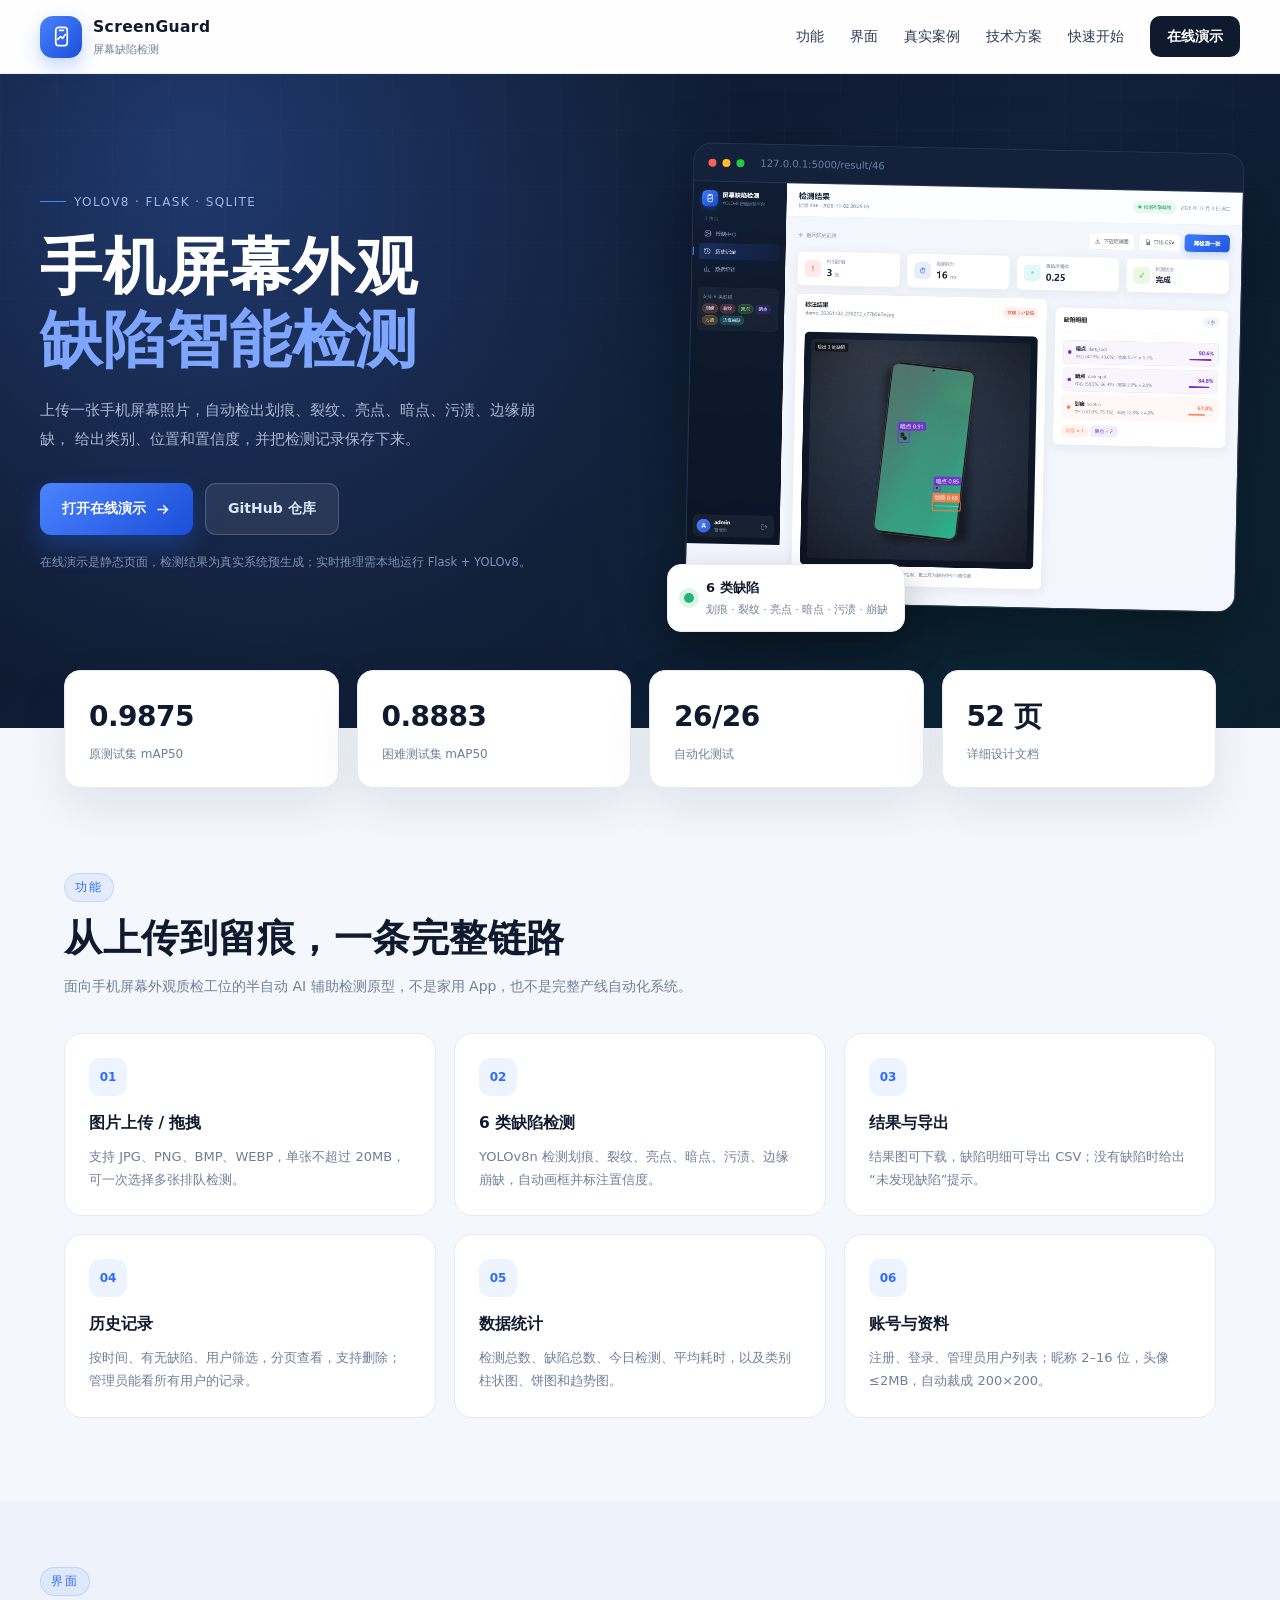
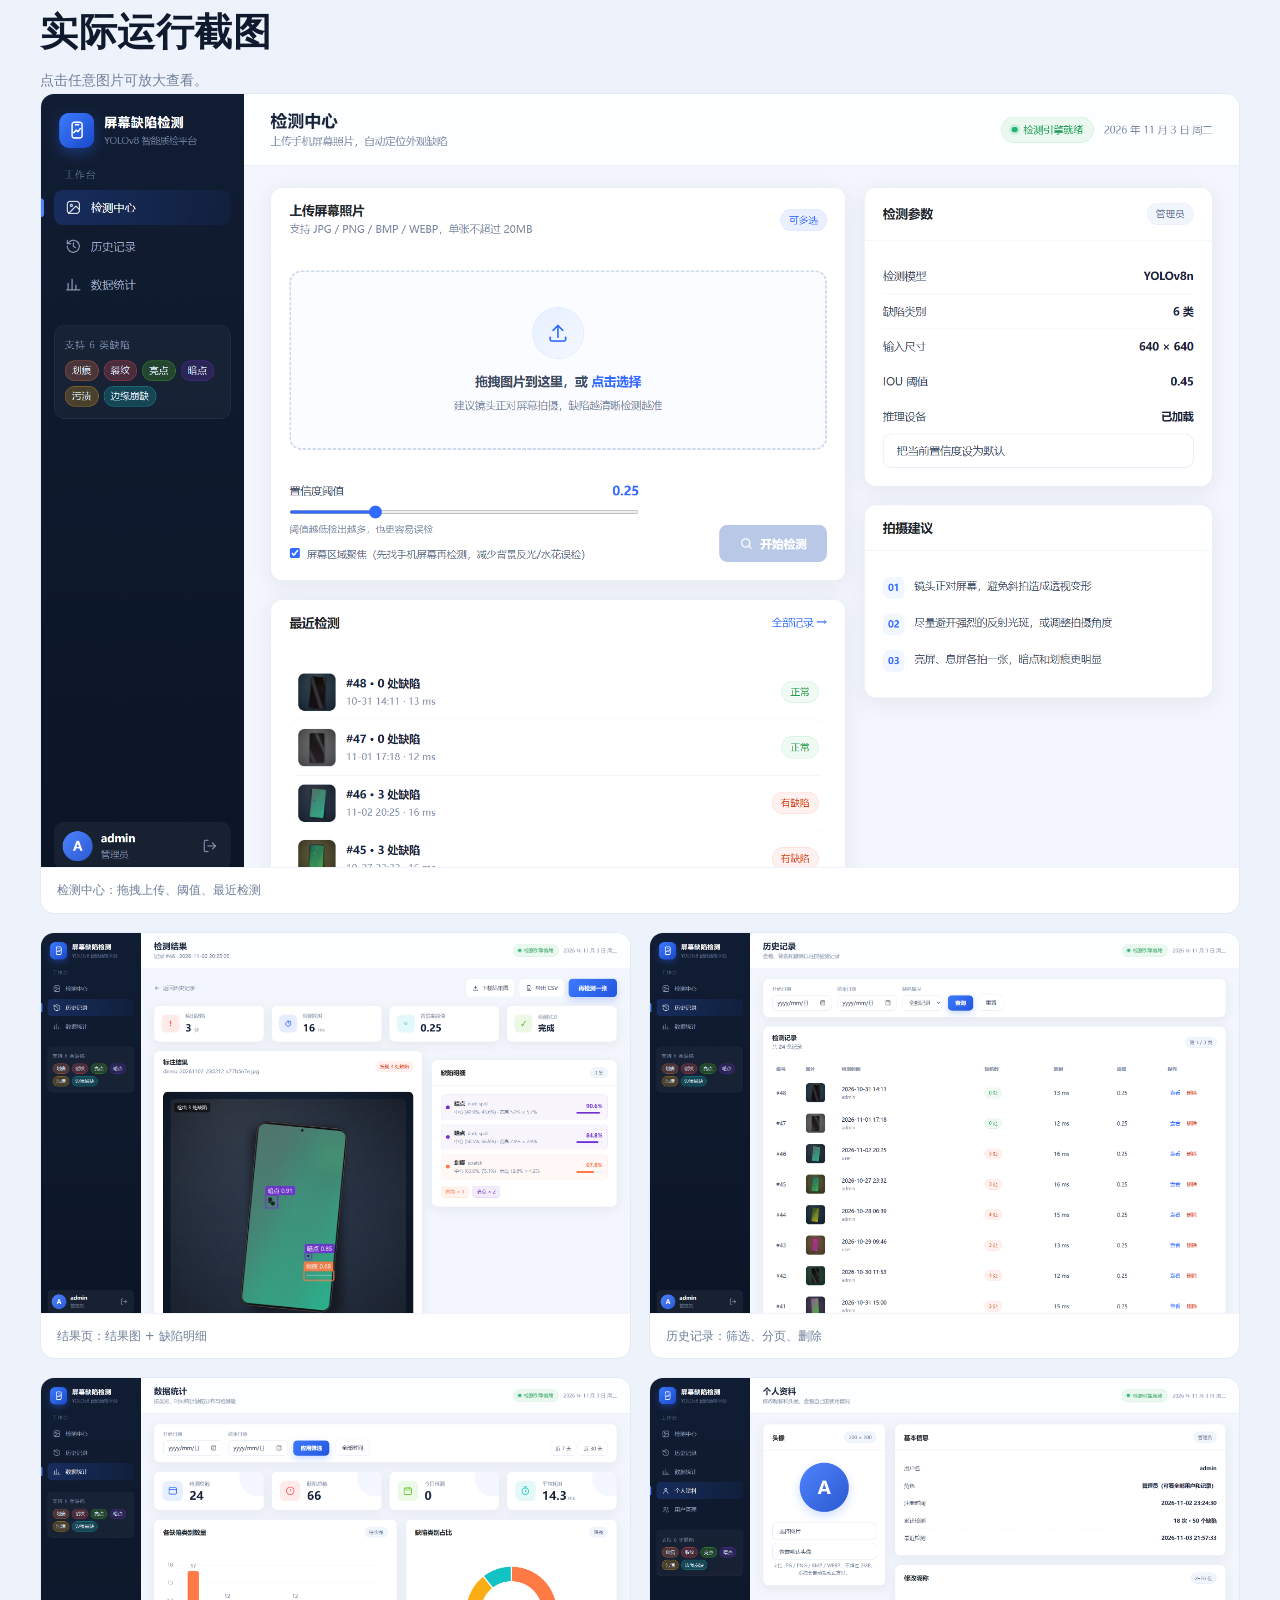
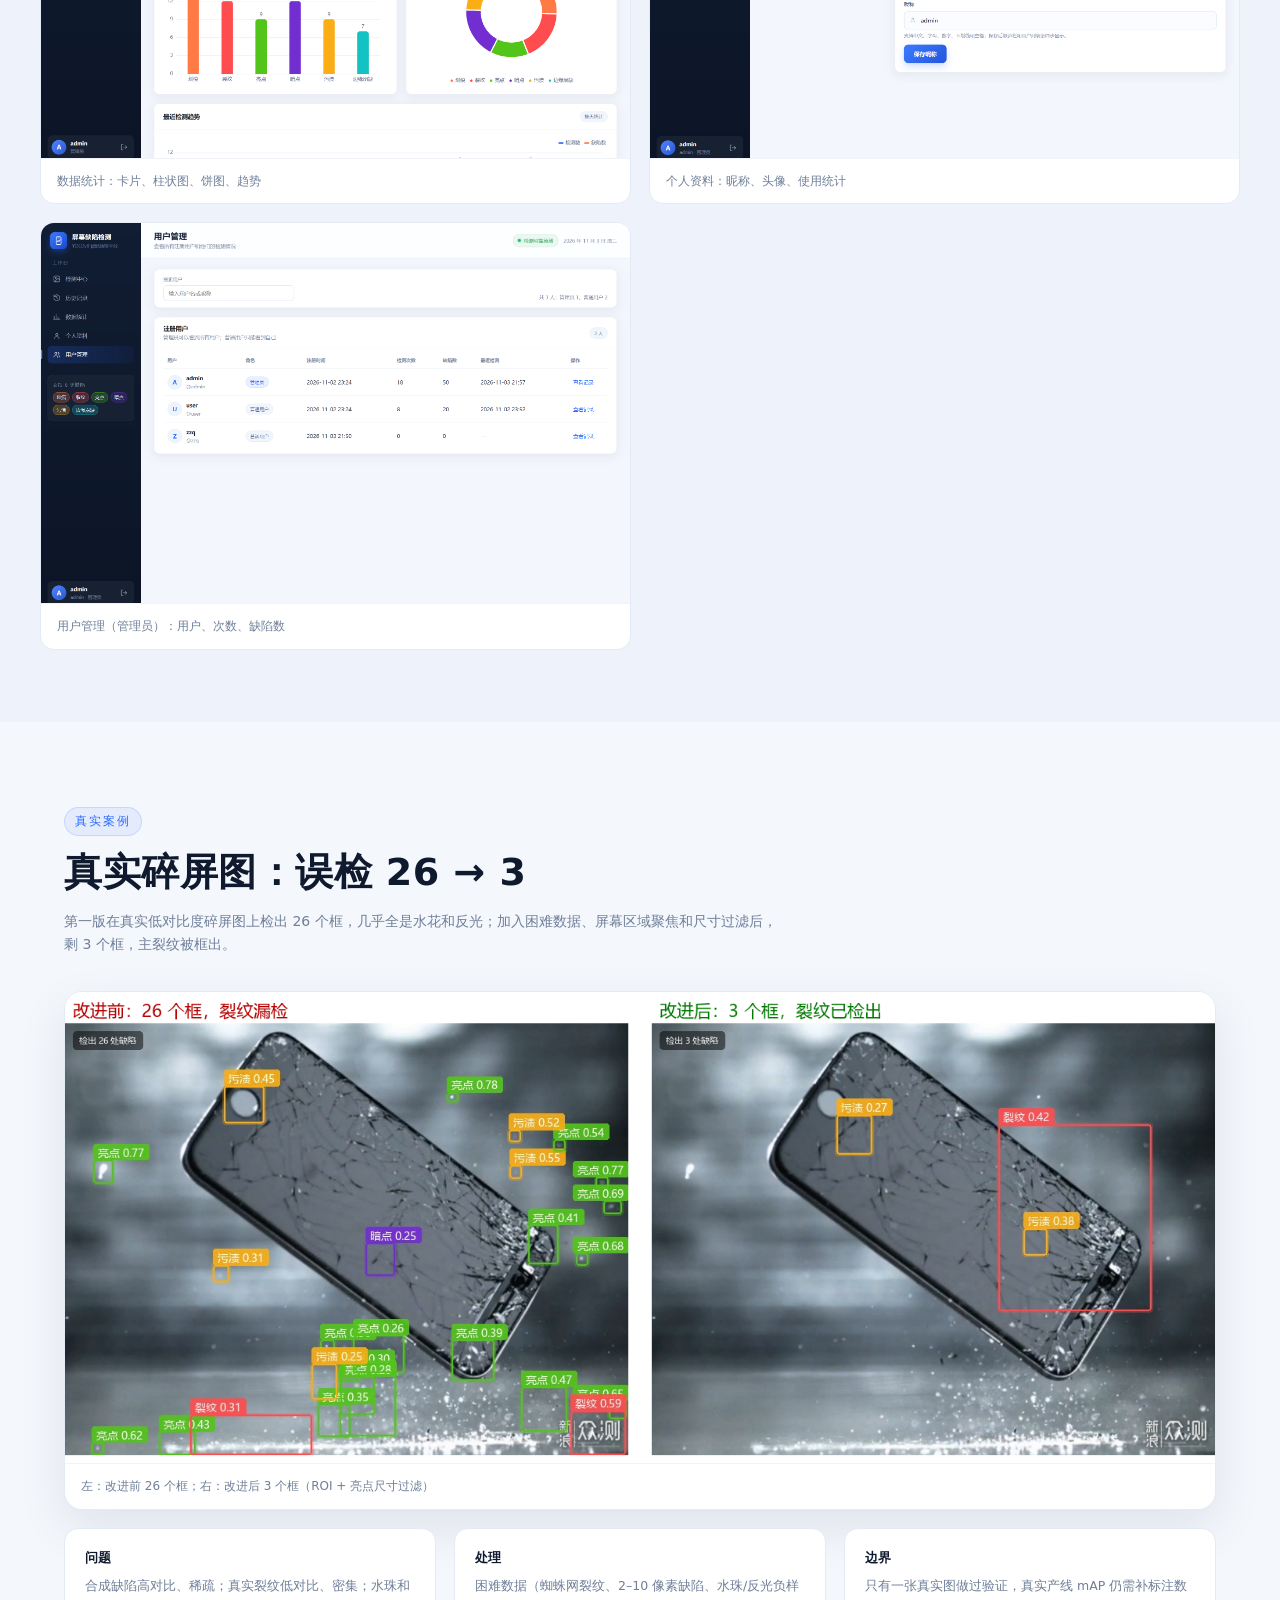
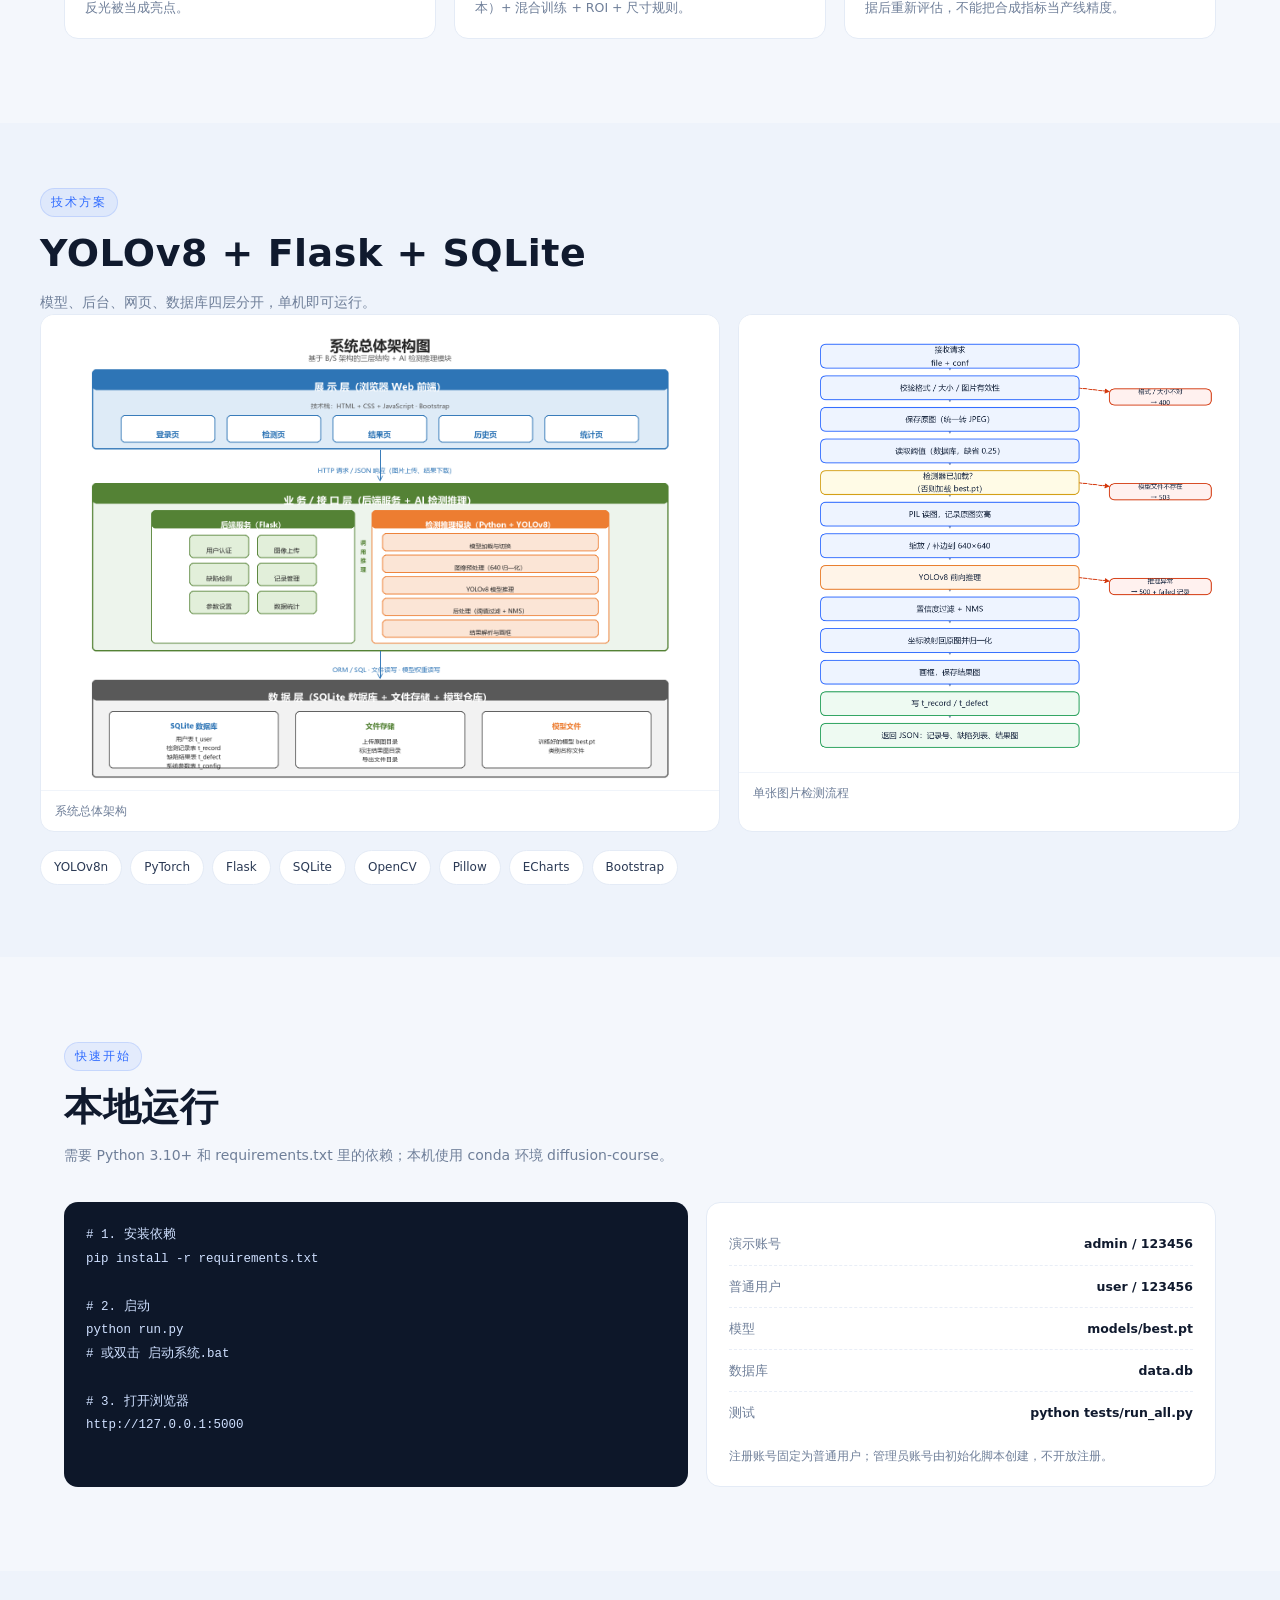
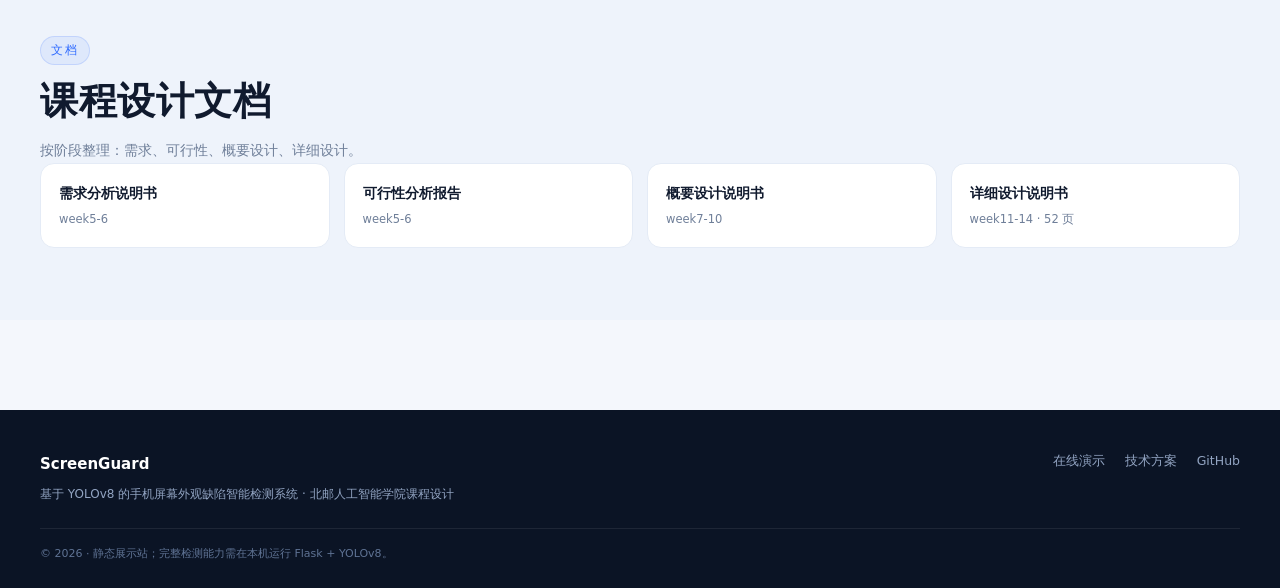
<file: site/index.html>
﻿<!DOCTYPE html>
<html lang="zh-CN">
<head>
<meta charset="utf-8">
<meta name="viewport" content="width=device-width, initial-scale=1">
<title>ScreenGuard · 手机屏幕外观缺陷智能检测</title>
<meta name="description" content="基于 YOLOv8 的手机屏幕外观缺陷智能检测系统：6 类缺陷、Web 检测、历史记录、数据统计。">
<link rel="icon" href="assets/favicon.svg" type="image/svg+xml">
<link rel="stylesheet" href="assets/style.css">
</head>
<body>
<header class="site-header">
  <a class="logo" href="index.html">
    <span class="logo-mark">
      <svg viewBox="0 0 24 24" fill="none" stroke="currentColor" stroke-width="1.8" stroke-linecap="round" stroke-linejoin="round">
        <rect x="6" y="2.5" width="12" height="19" rx="3"></rect>
        <path d="M10 5.5h4"></path><path d="M8 15l3-3 2 2 3-4"></path>
      </svg>
    </span>
    <span><b>ScreenGuard</b><small>屏幕缺陷检测</small></span>
  </a>
  <nav class="site-nav">
    <a href="#features">功能</a>
    <a href="#screens">界面</a>
    <a href="#case">真实案例</a>
    <a href="#tech">技术方案</a>
    <a href="#start">快速开始</a>
    <a href="demo.html" class="nav-cta">在线演示</a>
  </nav>
</header>

<main>
  <section class="hero">
    <div class="hero-copy">
      <div class="eyebrow">YOLOv8 · Flask · SQLite</div>
      <h1>手机屏幕外观<br><em>缺陷智能检测</em></h1>
      <p class="hero-sub">上传一张手机屏幕照片，自动检出划痕、裂纹、亮点、暗点、污渍、边缘崩缺，
        给出类别、位置和置信度，并把检测记录保存下来。</p>
      <div class="hero-actions">
        <a class="btn btn-primary" href="demo.html">打开在线演示
          <svg viewBox="0 0 24 24" fill="none" stroke="currentColor" stroke-width="2"><path d="M5 12h14M13 6l6 6-6 6"></path></svg>
        </a>
        <a class="btn btn-ghost" id="repoLink" href="https://github.com/your-name/phone-screen-defect-yolov8" target="_blank" rel="noopener">GitHub 仓库</a>
      </div>
      <div class="hero-note">在线演示是静态页面，检测结果为真实系统预生成；实时推理需本地运行 Flask + YOLOv8。</div>
    </div>
    <div class="hero-visual">
      <div class="browser-card">
        <div class="browser-bar"><i></i><i></i><i></i><span>127.0.0.1:5000/result/46</span></div>
        <img src="assets/result.png" alt="检测结果界面">
      </div>
      <div class="float-card">
        <span class="pulse"></span>
        <div><b>6 类缺陷</b><small>划痕 · 裂纹 · 亮点 · 暗点 · 污渍 · 崩缺</small></div>
      </div>
    </div>
  </section>

  <section class="metrics">
    <div><b>0.9875</b><small>原测试集 mAP50</small></div>
    <div><b>0.8883</b><small>困难测试集 mAP50</small></div>
    <div><b>26/26</b><small>自动化测试</small></div>
    <div><b>52 页</b><small>详细设计文档</small></div>
  </section>

  <section id="features" class="section">
    <div class="section-head">
      <span class="tag">功能</span>
      <h2>从上传到留痕，一条完整链路</h2>
      <p>面向手机屏幕外观质检工位的半自动 AI 辅助检测原型，不是家用 App，也不是完整产线自动化系统。</p>
    </div>
    <div class="cards">
      <article class="card"><div class="icon">01</div><h3>图片上传 / 拖拽</h3><p>支持 JPG、PNG、BMP、WEBP，单张不超过 20MB，可一次选择多张排队检测。</p></article>
      <article class="card"><div class="icon">02</div><h3>6 类缺陷检测</h3><p>YOLOv8n 检测划痕、裂纹、亮点、暗点、污渍、边缘崩缺，自动画框并标注置信度。</p></article>
      <article class="card"><div class="icon">03</div><h3>结果与导出</h3><p>结果图可下载，缺陷明细可导出 CSV；没有缺陷时给出“未发现缺陷”提示。</p></article>
      <article class="card"><div class="icon">04</div><h3>历史记录</h3><p>按时间、有无缺陷、用户筛选，分页查看，支持删除；管理员能看所有用户的记录。</p></article>
      <article class="card"><div class="icon">05</div><h3>数据统计</h3><p>检测总数、缺陷总数、今日检测、平均耗时，以及类别柱状图、饼图和趋势图。</p></article>
      <article class="card"><div class="icon">06</div><h3>账号与资料</h3><p>注册、登录、管理员用户列表；昵称 2–16 位，头像 ≤2MB，自动裁成 200×200。</p></article>
    </div>
  </section>

  <section id="screens" class="section section-alt">
    <div class="section-head">
      <span class="tag">界面</span>
      <h2>实际运行截图</h2>
      <p>点击任意图片可放大查看。</p>
    </div>
    <div class="gallery">
      <figure class="shot wide" data-img="assets/detect.png"><img src="assets/detect.png" alt="检测页"><figcaption>检测中心：拖拽上传、阈值、最近检测</figcaption></figure>
      <figure class="shot" data-img="assets/result.png"><img src="assets/result.png" alt="结果页"><figcaption>结果页：结果图 + 缺陷明细</figcaption></figure>
      <figure class="shot" data-img="assets/history.png"><img src="assets/history.png" alt="历史记录"><figcaption>历史记录：筛选、分页、删除</figcaption></figure>
      <figure class="shot" data-img="assets/stats.png"><img src="assets/stats.png" alt="数据统计"><figcaption>数据统计：卡片、柱状图、饼图、趋势</figcaption></figure>
      <figure class="shot" data-img="assets/profile.png"><img src="assets/profile.png" alt="个人资料"><figcaption>个人资料：昵称、头像、使用统计</figcaption></figure>
      <figure class="shot" data-img="assets/users.png"><img src="assets/users.png" alt="用户管理"><figcaption>用户管理（管理员）：用户、次数、缺陷数</figcaption></figure>
    </div>
  </section>

  <section id="case" class="section">
    <div class="section-head">
      <span class="tag">真实案例</span>
      <h2>真实碎屏图：误检 26 → 3</h2>
      <p>第一版在真实低对比度碎屏图上检出 26 个框，几乎全是水花和反光；加入困难数据、屏幕区域聚焦和尺寸过滤后，剩 3 个框，主裂纹被框出。</p>
    </div>
    <figure class="case-figure">
      <img src="assets/real_compare.png" alt="改进前后对比">
      <figcaption>左：改进前 26 个框；右：改进后 3 个框（ROI + 亮点尺寸过滤）</figcaption>
    </figure>
    <div class="case-grid">
      <div><b>问题</b><p>合成缺陷高对比、稀疏；真实裂纹低对比、密集；水珠和反光被当成亮点。</p></div>
      <div><b>处理</b><p>困难数据（蜘蛛网裂纹、2–10 像素缺陷、水珠/反光负样本）+ 混合训练 + ROI + 尺寸规则。</p></div>
      <div><b>边界</b><p>只有一张真实图做过验证，真实产线 mAP 仍需补标注数据后重新评估，不能把合成指标当产线精度。</p></div>
    </div>
  </section>

  <section id="tech" class="section section-alt">
    <div class="section-head">
      <span class="tag">技术方案</span>
      <h2>YOLOv8 + Flask + SQLite</h2>
      <p>模型、后台、网页、数据库四层分开，单机即可运行。</p>
    </div>
    <div class="tech-grid">
      <figure><img src="assets/architecture.png" alt="系统架构"><figcaption>系统总体架构</figcaption></figure>
      <figure><img src="assets/detect_flow.png" alt="检测流程"><figcaption>单张图片检测流程</figcaption></figure>
    </div>
    <div class="stack">
      <span>YOLOv8n</span><span>PyTorch</span><span>Flask</span><span>SQLite</span>
      <span>OpenCV</span><span>Pillow</span><span>ECharts</span><span>Bootstrap</span>
    </div>
  </section>

  <section id="start" class="section">
    <div class="section-head">
      <span class="tag">快速开始</span>
      <h2>本地运行</h2>
      <p>需要 Python 3.10+ 和 requirements.txt 里的依赖；本机使用 conda 环境 diffusion-course。</p>
    </div>
    <div class="start-grid">
      <pre><code># 1. 安装依赖
pip install -r requirements.txt

# 2. 启动
python run.py
# 或双击 启动系统.bat

# 3. 打开浏览器
http://127.0.0.1:5000</code></pre>
      <div class="start-info">
        <div class="kv"><span>演示账号</span><b>admin / 123456</b></div>
        <div class="kv"><span>普通用户</span><b>user / 123456</b></div>
        <div class="kv"><span>模型</span><b>models/best.pt</b></div>
        <div class="kv"><span>数据库</span><b>data.db</b></div>
        <div class="kv"><span>测试</span><b>python tests/run_all.py</b></div>
        <p class="muted">注册账号固定为普通用户；管理员账号由初始化脚本创建，不开放注册。</p>
      </div>
    </div>
  </section>

  <section id="docs" class="section section-alt">
    <div class="section-head">
      <span class="tag">文档</span>
      <h2>课程设计文档</h2>
      <p>按阶段整理：需求、可行性、概要设计、详细设计。</p>
    </div>
    <div class="doc-list">
      <a class="doc repo-file" data-path="week5-6/需求分析说明书.docx" href="#" target="_blank" rel="noopener"><b>需求分析说明书</b><span>week5-6</span></a>
      <a class="doc repo-file" data-path="week5-6/可行性分析报告.docx" href="#" target="_blank" rel="noopener"><b>可行性分析报告</b><span>week5-6</span></a>
      <a class="doc repo-file" data-path="week7-10/概要设计说明书.docx" href="#" target="_blank" rel="noopener"><b>概要设计说明书</b><span>week7-10</span></a>
      <a class="doc repo-file" data-path="week11-14/详细设计说明书.docx" href="#" target="_blank" rel="noopener"><b>详细设计说明书</b><span>week11-14 · 52 页</span></a>
    </div>
  </section>
</main>

<footer class="site-footer">
  <div class="footer-inner">
    <div>
      <b>ScreenGuard</b>
      <p>基于 YOLOv8 的手机屏幕外观缺陷智能检测系统 · 北邮人工智能学院课程设计</p>
    </div>
    <div class="footer-links">
      <a href="demo.html">在线演示</a>
      <a href="index.html#tech">技术方案</a>
      <a id="repoLink2" href="https://github.com/your-name/phone-screen-defect-yolov8" target="_blank" rel="noopener">GitHub</a>
    </div>
  </div>
  <div class="footer-note">© 2026 · 静态展示站；完整检测能力需在本机运行 Flask + YOLOv8。</div>
</footer>

<div class="lightbox" id="lightbox" hidden><button class="lb-close" aria-label="关闭">×</button><img alt="预览"></div>
<script src="assets/app.js"></script>
</body>
</html>
</file>
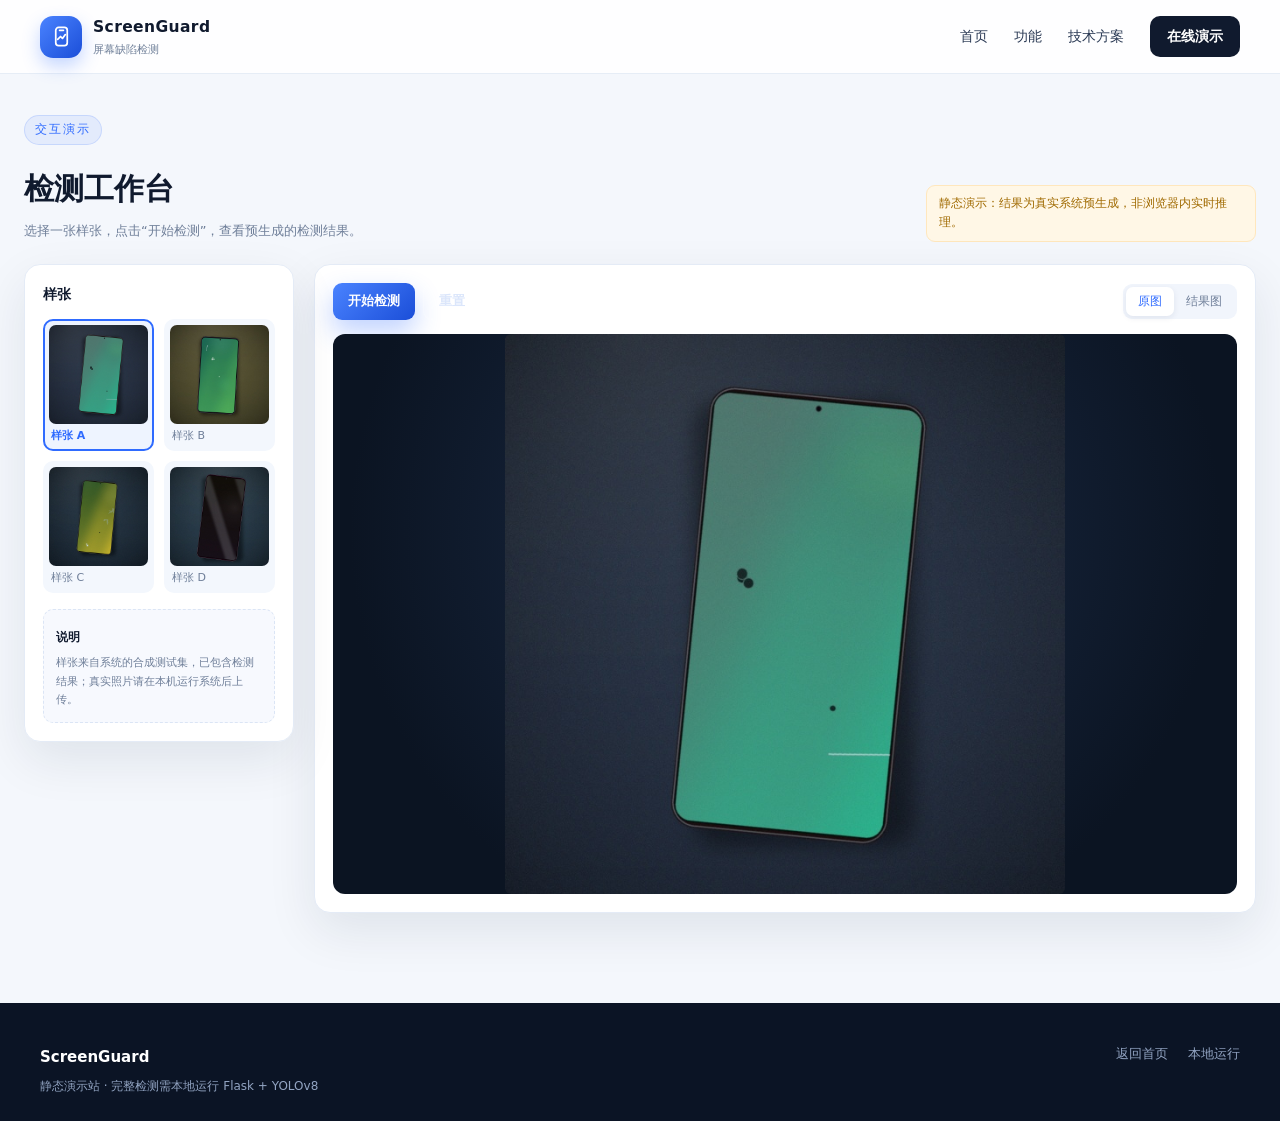
<file: site/demo.html>
﻿<!DOCTYPE html>
<html lang="zh-CN">
<head>
<meta charset="utf-8">
<meta name="viewport" content="width=device-width, initial-scale=1">
<title>在线演示 · ScreenGuard</title>
<link rel="icon" href="assets/favicon.svg" type="image/svg+xml">
<link rel="stylesheet" href="assets/style.css">
</head>
<body class="demo-body">
<header class="site-header">
  <a class="logo" href="index.html">
    <span class="logo-mark">
      <svg viewBox="0 0 24 24" fill="none" stroke="currentColor" stroke-width="1.8" stroke-linecap="round" stroke-linejoin="round">
        <rect x="6" y="2.5" width="12" height="19" rx="3"></rect>
        <path d="M10 5.5h4"></path><path d="M8 15l3-3 2 2 3-4"></path>
      </svg>
    </span>
    <span><b>ScreenGuard</b><small>屏幕缺陷检测</small></span>
  </a>
  <nav class="site-nav">
    <a href="index.html">首页</a>
    <a href="index.html#features">功能</a>
    <a href="index.html#tech">技术方案</a>
    <a href="demo.html" class="nav-cta">在线演示</a>
  </nav>
</header>

<main class="demo-page">
  <div class="demo-head">
    <div>
      <span class="tag">交互演示</span>
      <h1>检测工作台</h1>
      <p>选择一张样张，点击“开始检测”，查看预生成的检测结果。</p>
    </div>
    <div class="notice">静态演示：结果为真实系统预生成，非浏览器内实时推理。</div>
  </div>

  <div class="demo-layout">
    <aside class="demo-samples">
      <h2>样张</h2>
      <div id="sampleList" class="sample-list"><div class="empty-mini">加载中…</div></div>
      <div class="demo-tip">
        <b>说明</b>
        <p>样张来自系统的合成测试集，已包含检测结果；真实照片请在本机运行系统后上传。</p>
      </div>
    </aside>

    <section class="demo-main">
      <div class="demo-toolbar">
        <div class="toolbar-left">
          <button class="btn btn-primary btn-sm" id="detectBtn" disabled>开始检测</button>
          <button class="btn btn-ghost btn-sm" id="resetBtn" disabled>重置</button>
        </div>
        <div class="view-toggle" id="viewToggle" hidden>
          <button data-view="original" class="active">原图</button>
          <button data-view="result">结果图</button>
        </div>
      </div>

      <div class="demo-stage" id="stage">
        <div class="stage-empty" id="stageEmpty">选择左侧样张开始</div>
        <img id="stageImg" alt="检测图片" hidden>
        <div class="scan-overlay" id="scanOverlay" hidden><span></span></div>
        <div class="progress-box demo-progress" id="progressBox" hidden>
          <div class="progress-text" id="progressText">正在检测…</div>
          <div class="progress-track"><div class="progress-bar" id="progressBar"></div></div>
        </div>
      </div>

      <div class="demo-result" id="resultArea" hidden>
        <div class="mini-stats">
          <div><span>检出缺陷</span><b id="dTotal">0<small> 处</small></b></div>
          <div><span>耗时</span><b id="dCost">0<small> ms</small></b></div>
          <div><span>置信度阈值</span><b id="dConf">0.25</b></div>
          <div><span>状态</span><b id="dStatus">完成</b></div>
        </div>
        <div class="demo-defects">
          <h2>缺陷明细</h2>
          <div id="defectList"><div class="empty-mini">暂无</div></div>
        </div>
      </div>
    </section>
  </div>
</main>

<footer class="site-footer">
  <div class="footer-inner">
    <div><b>ScreenGuard</b><p>静态演示站 · 完整检测需本地运行 Flask + YOLOv8</p></div>
    <div class="footer-links"><a href="index.html">返回首页</a><a href="index.html#start">本地运行</a></div>
  </div>
</footer>
<script src="assets/demo.js"></script>
</body>
</html>
</file>
<file: site/assets/style.css>
:root {
  --ink: #101a2e;
  --ink-2: #2b3a55;
  --muted: #6f7f99;
  --line: #e4ebf6;
  --bg: #f4f7fc;
  --card: #fff;
  --blue: #2f6bff;
  --blue-2: #1b4ed8;
  --green: #1f9d55;
  --orange: #f5a623;
  --red: #e5484d;
  --radius: 18px;
  --shadow: 0 18px 50px rgba(16, 30, 60, .09);
  --font: "Microsoft YaHei", "PingFang SC", "Hiragino Sans GB", system-ui, -apple-system, sans-serif;
}
* { box-sizing: border-box; }
html { scroll-behavior: smooth; }
body { margin: 0; font-family: var(--font); color: var(--ink); background: var(--bg); line-height: 1.7; -webkit-font-smoothing: antialiased; }
a { color: inherit; text-decoration: none; }
img { max-width: 100%; display: block; }
h1, h2, h3, p { margin: 0; }
button { font-family: var(--font); }

/* header */
.site-header {
  position: sticky; top: 0; z-index: 50;
  display: flex; align-items: center; justify-content: space-between;
  padding: 14px max(24px, calc((100vw - 1200px) / 2));
  background: rgba(255, 255, 255, .86);
  backdrop-filter: blur(14px);
  border-bottom: 1px solid rgba(228, 235, 246, .9);
}
.logo { display: flex; align-items: center; gap: 11px; }
.logo-mark {
  width: 42px; height: 42px; border-radius: 13px; color: #fff;
  background: linear-gradient(135deg, #4a83ff, #1b4ed8);
  display: flex; align-items: center; justify-content: center;
  box-shadow: 0 8px 18px rgba(47, 107, 255, .28);
}
.logo-mark svg { width: 23px; height: 23px; }
.logo b { display: block; font-size: 15.5px; letter-spacing: .4px; }
.logo small { display: block; color: var(--muted); font-size: 10.5px; margin-top: 1px; }
.site-nav { display: flex; align-items: center; gap: 26px; font-size: 13.5px; color: var(--ink-2); }
.site-nav a:hover { color: var(--blue); }
.nav-cta { background: var(--ink); color: #fff; padding: 9px 17px; border-radius: 10px; font-weight: 600; }
.nav-cta:hover { background: var(--blue); color: #fff; }

/* hero */
.hero {
  position: relative; overflow: hidden;
  display: grid; grid-template-columns: 1.05fr .95fr; gap: 40px; align-items: center;
  padding: 74px max(24px, calc((100vw - 1200px) / 2)) 120px;
  color: #fff;
  background:
    radial-gradient(circle at 15% 12%, rgba(74, 131, 255, .32), transparent 45%),
    radial-gradient(circle at 85% 80%, rgba(19, 194, 194, .12), transparent 45%),
    linear-gradient(140deg, #0b1425 0%, #111f38 55%, #0a1322 100%);
}
.hero::after {
  content: ""; position: absolute; inset: 0; pointer-events: none;
  background-image: linear-gradient(rgba(255,255,255,.03) 1px, transparent 1px), linear-gradient(90deg, rgba(255,255,255,.03) 1px, transparent 1px);
  background-size: 56px 56px;
  mask-image: linear-gradient(to bottom, rgba(0,0,0,.55), transparent 80%);
}
.hero-copy, .hero-visual { position: relative; z-index: 2; }
.eyebrow { display: inline-flex; align-items: center; gap: 8px; font-size: 12px; letter-spacing: 1.4px; color: #9fb7e8; text-transform: uppercase; }
.eyebrow::before { content: ""; width: 26px; height: 1px; background: #4a83ff; }
.hero h1 { font-size: clamp(38px, 5vw, 62px); line-height: 1.18; letter-spacing: 1px; margin: 18px 0 20px; font-weight: 800; }
.hero h1 em { font-style: normal; color: #7fa6ff; }
.hero-sub { color: #a9b9d4; font-size: 15px; max-width: 520px; line-height: 1.9; }
.hero-actions { display: flex; gap: 12px; margin-top: 30px; flex-wrap: wrap; }
.btn { display: inline-flex; align-items: center; justify-content: center; gap: 8px; border: none; border-radius: 11px; padding: 13px 22px; font-size: 14px; font-weight: 600; cursor: pointer; transition: transform .15s, box-shadow .2s, background .2s; }
.btn svg { width: 17px; height: 17px; }
.btn-primary { background: linear-gradient(135deg, #4a83ff, #1b4ed8); color: #fff; box-shadow: 0 12px 26px rgba(47, 107, 255, .3); }
.btn-primary:hover { transform: translateY(-1px); color: #fff; }
.btn-primary:disabled { background: #a9bade; box-shadow: none; cursor: not-allowed; transform: none; }
.btn-ghost { background: rgba(255, 255, 255, .08); color: #dbe6fb; border: 1px solid rgba(255, 255, 255, .18); }
.btn-ghost:hover { background: rgba(255, 255, 255, .14); color: #fff; }
.btn-sm { padding: 9px 15px; font-size: 12.5px; border-radius: 9px; }
.hero-note { margin-top: 18px; font-size: 11.5px; color: #7f93b5; max-width: 500px; }
.hero-visual { position: relative; }
.browser-card {
  background: #0d1729; border: 1px solid #253754; border-radius: 18px; overflow: hidden;
  box-shadow: 0 36px 80px rgba(0, 0, 0, .45);
  transform: rotate(1.2deg);
}
.browser-bar { display: flex; align-items: center; gap: 6px; padding: 10px 14px; background: #14213a; border-bottom: 1px solid #243653; }
.browser-bar i { width: 8px; height: 8px; border-radius: 50%; background: #ff5f56; }
.browser-bar i:nth-child(2) { background: #ffbd2e; }
.browser-bar i:nth-child(3) { background: #27c93f; }
.browser-bar span { margin-left: 10px; color: #6680a8; font-size: 10px; }
.browser-card img { width: 100%; }
.float-card {
  position: absolute; left: -22px; bottom: -24px;
  display: flex; align-items: center; gap: 12px;
  background: #fff; color: var(--ink); border-radius: 14px; padding: 12px 16px;
  box-shadow: 0 18px 40px rgba(0, 0, 0, .28);
  border: 1px solid #e8eef9;
}
.float-card b { display: block; font-size: 13px; }
.float-card small { display: block; color: var(--muted); font-size: 10.5px; margin-top: 2px; }
.pulse { width: 10px; height: 10px; border-radius: 50%; background: #22b573; box-shadow: 0 0 0 5px rgba(34, 181, 115, .15); }

/* metrics */
.metrics {
  display: grid; grid-template-columns: repeat(4, 1fr); gap: 18px;
  max-width: 1200px; margin: -58px auto 0; padding: 0 24px; position: relative; z-index: 5;
}
.metrics > div {
  background: #fff; border: 1px solid var(--line); border-radius: 16px; padding: 22px 24px;
  box-shadow: var(--shadow);
}
.metrics b { display: block; font-size: 28px; letter-spacing: -.5px; }
.metrics small { display: block; color: var(--muted); font-size: 12px; margin-top: 4px; }

/* sections */
.section { max-width: 1200px; margin: 0 auto; padding: 84px 24px 0; }
.section-alt { max-width: none; background: #eef3fb; margin-top: 84px; padding: 64px max(24px, calc((100vw - 1200px) / 2)) 72px; }
.section-alt .section-head { max-width: 1200px; margin: 0 auto; }
.section-head { max-width: 720px; margin-bottom: 34px; }
.tag { display: inline-block; font-size: 11.5px; letter-spacing: 2px; color: var(--blue); background: rgba(47, 107, 255, .08); border: 1px solid rgba(47, 107, 255, .16); padding: 4px 10px; border-radius: 20px; margin-bottom: 12px; }
.section-head h2 { font-size: clamp(26px, 3.4vw, 38px); letter-spacing: .5px; line-height: 1.3; }
.section-head p { color: var(--muted); font-size: 14px; margin-top: 12px; }

.cards { display: grid; grid-template-columns: repeat(3, 1fr); gap: 18px; }
.card { background: #fff; border: 1px solid var(--line); border-radius: var(--radius); padding: 24px; transition: transform .2s, box-shadow .2s; }
.card:hover { transform: translateY(-4px); box-shadow: var(--shadow); }
.card .icon { width: 38px; height: 38px; border-radius: 11px; background: #eef4ff; color: var(--blue); font-size: 12px; font-weight: 800; display: flex; align-items: center; justify-content: center; margin-bottom: 14px; }
.card h3 { font-size: 15.5px; margin-bottom: 8px; }
.card p { color: var(--muted); font-size: 13px; line-height: 1.8; }

/* gallery */
.gallery { display: grid; grid-template-columns: repeat(2, 1fr); gap: 18px; }
.shot { margin: 0; background: #fff; border: 1px solid var(--line); border-radius: 14px; overflow: hidden; cursor: zoom-in; }
.shot.wide { grid-column: 1 / -1; }
.shot img { width: 100%; aspect-ratio: 1.55 / 1; object-fit: cover; object-position: top center; transition: transform .35s; }
.shot:hover img { transform: scale(1.015); }
.shot figcaption { padding: 12px 16px; color: var(--muted); font-size: 12px; border-top: 1px solid #f0f4fa; }

/* case */
.case-figure { margin: 0; background: #fff; border: 1px solid var(--line); border-radius: var(--radius); overflow: hidden; box-shadow: var(--shadow); }
.case-figure figcaption { padding: 12px 16px; font-size: 12px; color: var(--muted); border-top: 1px solid #f0f4fa; }
.case-grid { display: grid; grid-template-columns: repeat(3, 1fr); gap: 18px; margin-top: 18px; }
.case-grid > div { background: #fff; border: 1px solid var(--line); border-radius: 14px; padding: 18px 20px; }
.case-grid b { display: block; font-size: 13px; margin-bottom: 6px; }
.case-grid p { color: var(--muted); font-size: 12.5px; line-height: 1.8; }

/* tech */
.tech-grid { display: grid; grid-template-columns: 1.15fr .85fr; gap: 18px; }
.tech-grid figure { margin: 0; background: #fff; border: 1px solid var(--line); border-radius: 14px; overflow: hidden; }
.tech-grid img { width: 100%; background: #fff; }
.tech-grid figcaption { padding: 10px 14px; font-size: 12px; color: var(--muted); border-top: 1px solid #f0f4fa; }
.stack { display: flex; flex-wrap: wrap; gap: 8px; margin-top: 18px; }
.stack span { background: #fff; border: 1px solid var(--line); border-radius: 20px; padding: 6px 13px; font-size: 12px; color: var(--ink-2); }

/* start */
.start-grid { display: grid; grid-template-columns: 1.1fr .9fr; gap: 18px; }
pre { margin: 0; background: #0d1729; color: #cfe0ff; border-radius: 14px; padding: 22px; overflow: auto; font-size: 12.5px; line-height: 1.9; font-family: Consolas, "Courier New", monospace; }
.start-info { background: #fff; border: 1px solid var(--line); border-radius: 14px; padding: 20px 22px; }
.kv { display: flex; justify-content: space-between; gap: 16px; padding: 10px 0; border-bottom: 1px dashed #e9eef7; font-size: 12.5px; }
.kv:last-of-type { border-bottom: none; }
.kv span { color: var(--muted); }
.kv b { font-weight: 600; }
.muted { color: var(--muted); font-size: 12px; margin-top: 12px; }

/* docs */
.doc-list { display: grid; grid-template-columns: repeat(4, 1fr); gap: 14px; }
.doc { background: #fff; border: 1px solid var(--line); border-radius: 14px; padding: 18px; transition: border-color .2s, transform .2s; }
.doc:hover { border-color: var(--blue); transform: translateY(-3px); }
.doc b { display: block; font-size: 13.5px; }
.doc span { display: block; color: var(--muted); font-size: 11.5px; margin-top: 5px; }

/* footer */
.site-footer { margin-top: 90px; background: #0b1425; color: #92a4c2; padding: 40px max(24px, calc((100vw - 1200px) / 2)) 24px; }
.footer-inner { display: flex; justify-content: space-between; gap: 24px; flex-wrap: wrap; }
.footer-inner b { color: #fff; font-size: 15px; }
.footer-inner p { font-size: 12px; margin-top: 6px; }
.footer-links { display: flex; gap: 20px; font-size: 12.5px; align-items: flex-start; }
.footer-links a:hover { color: #fff; }
.footer-note { border-top: 1px solid rgba(255,255,255,.08); margin-top: 24px; padding-top: 16px; font-size: 11px; color: #5f7394; }

/* lightbox */
.lightbox { position: fixed; inset: 0; z-index: 100; background: rgba(5, 10, 20, .92); display: flex; align-items: center; justify-content: center; padding: 30px; }
.lightbox[hidden] { display: none; }
.lightbox img { max-width: 95vw; max-height: 90vh; border-radius: 10px; box-shadow: 0 30px 90px rgba(0,0,0,.6); }
.lb-close { position: absolute; top: 18px; right: 24px; background: none; border: none; color: #fff; font-size: 34px; cursor: pointer; line-height: 1; }

/* demo page */
.demo-body { background: #f4f7fc; }
.demo-page { max-width: 1300px; margin: 0 auto; padding: 30px 24px 0; }
.demo-head { display: flex; justify-content: space-between; gap: 24px; align-items: flex-end; margin: 10px 0 22px; }
.demo-head h1 { font-size: 30px; margin-top: 6px; }
.demo-head p { color: var(--muted); font-size: 13px; margin-top: 6px; }
.notice { font-size: 11.5px; color: #a06a00; background: #fff7e6; border: 1px solid #ffe7bd; padding: 8px 12px; border-radius: 9px; max-width: 330px; }
.demo-layout { display: grid; grid-template-columns: 270px minmax(0, 1fr); gap: 20px; align-items: start; }
.demo-samples, .demo-main { background: #fff; border: 1px solid var(--line); border-radius: 16px; box-shadow: var(--shadow); }
.demo-samples { padding: 18px; position: sticky; top: 84px; }
.demo-samples h2 { font-size: 14px; margin-bottom: 12px; }
.sample-list { display: grid; grid-template-columns: 1fr 1fr; gap: 10px; }
.sample { border: 2px solid transparent; background: #f3f7fd; border-radius: 10px; padding: 4px; cursor: pointer; text-align: left; }
.sample img { width: 100%; aspect-ratio: 1; object-fit: cover; border-radius: 7px; }
.sample span { display: block; font-size: 11px; color: var(--muted); padding: 4px 2px 2px; }
.sample.active { border-color: var(--blue); background: #eef4ff; }
.sample.active span { color: var(--blue); font-weight: 600; }
.demo-tip { margin-top: 16px; padding: 12px; background: #f7f9fe; border: 1px dashed #dbe5f5; border-radius: 10px; }
.demo-tip b { font-size: 11.5px; }
.demo-tip p { font-size: 11px; color: var(--muted); line-height: 1.7; margin-top: 5px; }
.demo-main { padding: 18px; }
.demo-toolbar { display: flex; justify-content: space-between; align-items: center; gap: 12px; margin-bottom: 14px; }
.toolbar-left { display: flex; gap: 8px; }
.view-toggle { display: flex; background: #f1f5fc; border-radius: 9px; padding: 3px; }
.view-toggle button { border: none; background: none; padding: 6px 12px; border-radius: 7px; font-size: 12px; color: var(--muted); cursor: pointer; }
.view-toggle button.active { background: #fff; color: var(--blue); box-shadow: 0 2px 6px rgba(20, 40, 80, .08); }
.demo-stage { position: relative; background: radial-gradient(circle at 50% 35%, #1c2d49, #0b1422 75%); border-radius: 12px; min-height: 430px; display: flex; align-items: center; justify-content: center; overflow: hidden; }
.demo-stage img { max-height: 560px; max-width: 100%; border-radius: 6px; }
.stage-empty { color: #7386a5; font-size: 13px; }
.scan-overlay { position: absolute; inset: 0; pointer-events: none; }
.scan-overlay span { position: absolute; left: 0; right: 0; height: 2px; background: linear-gradient(90deg, transparent, #6fa0ff, transparent); box-shadow: 0 0 18px rgba(111, 160, 255, .9); animation: scan 1.2s linear infinite; }
@keyframes scan { 0% { top: 0; } 100% { top: 100%; } }
.demo-progress { position: absolute; left: 50%; bottom: 20px; transform: translateX(-50%); width: 340px; max-width: 80%; background: rgba(255,255,255,.94); }
.demo-result { margin-top: 18px; }
.mini-stats { display: grid; grid-template-columns: repeat(4, 1fr); gap: 10px; }
.mini-stats > div { background: #f7f9fe; border: 1px solid #ecf1fa; border-radius: 10px; padding: 11px 12px; }
.mini-stats span { display: block; color: var(--muted); font-size: 11px; }
.mini-stats b { display: block; font-size: 19px; margin-top: 2px; }
.mini-stats small { font-size: 10.5px; color: var(--muted); font-weight: 400; }
.demo-defects h2 { font-size: 14px; margin: 18px 0 10px; }
.defect-row { display: flex; align-items: center; gap: 10px; padding: 10px 12px; border-radius: 9px; border: 1px solid #eef2fa; background: #fbfcff; margin-bottom: 8px; font-size: 12.5px; }
.defect-row i { width: 8px; height: 8px; border-radius: 50%; flex: 0 0 8px; }
.defect-row b { font-size: 12.5px; }
.defect-row span { color: var(--muted); font-size: 11.5px; }
.defect-row .conf { margin-left: auto; font-weight: 700; }
.empty-mini { text-align: center; color: var(--muted); font-size: 12px; padding: 22px 0; }
.progress-text { font-size: 11.5px; color: #3d4b63; margin-bottom: 8px; }
.progress-track { height: 6px; border-radius: 6px; background: #e3eaf7; overflow: hidden; }
.progress-bar { height: 100%; width: 0; border-radius: 6px; background: linear-gradient(90deg, #4f83ff, #2f6bff); transition: width .25s; }

@media (max-width: 1000px) {
  .hero { grid-template-columns: 1fr; padding-bottom: 100px; }
  .hero-visual { max-width: 640px; }
  .metrics { grid-template-columns: repeat(2, 1fr); }
  .cards { grid-template-columns: repeat(2, 1fr); }
  .tech-grid, .start-grid { grid-template-columns: 1fr; }
  .doc-list { grid-template-columns: repeat(2, 1fr); }
  .demo-layout { grid-template-columns: 1fr; }
  .demo-samples { position: static; }
  .sample-list { grid-template-columns: repeat(4, 1fr); }
}
@media (max-width: 680px) {
  .site-header { padding: 12px 16px; }
  .site-nav { display: none; }
  .hero { padding: 48px 18px 90px; }
  .metrics { padding: 0 18px; gap: 10px; }
  .metrics > div { padding: 16px; }
  .metrics b { font-size: 22px; }
  .section { padding: 60px 18px 0; }
  .section-alt { padding: 48px 18px 56px; margin-top: 60px; }
  .cards, .case-grid, .gallery, .doc-list { grid-template-columns: 1fr; }
  .shot.wide { grid-column: auto; }
  .mini-stats { grid-template-columns: repeat(2, 1fr); }
  .demo-page { padding: 20px 14px 0; }
  .demo-head { flex-direction: column; align-items: flex-start; }
  .demo-toolbar { flex-direction: column; align-items: flex-start; }
  .sample-list { grid-template-columns: repeat(2, 1fr); }
}
</file>
